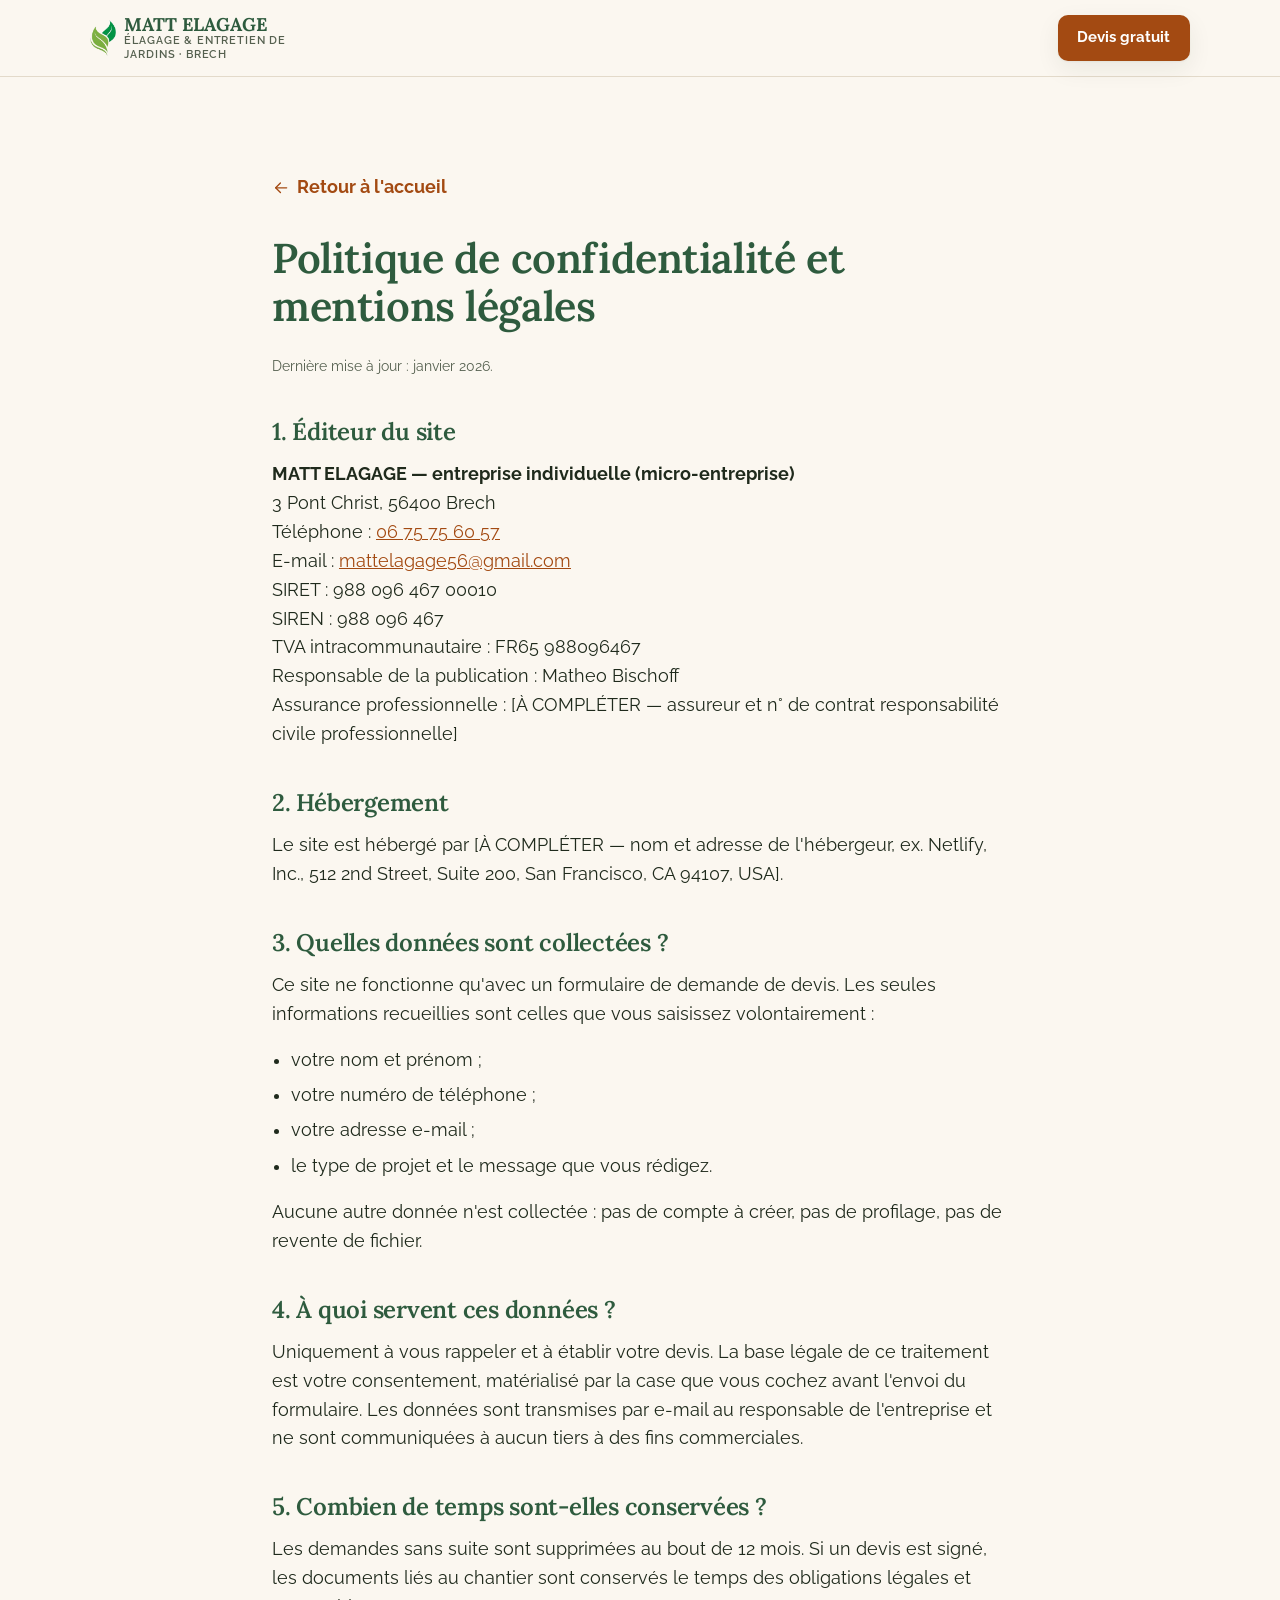
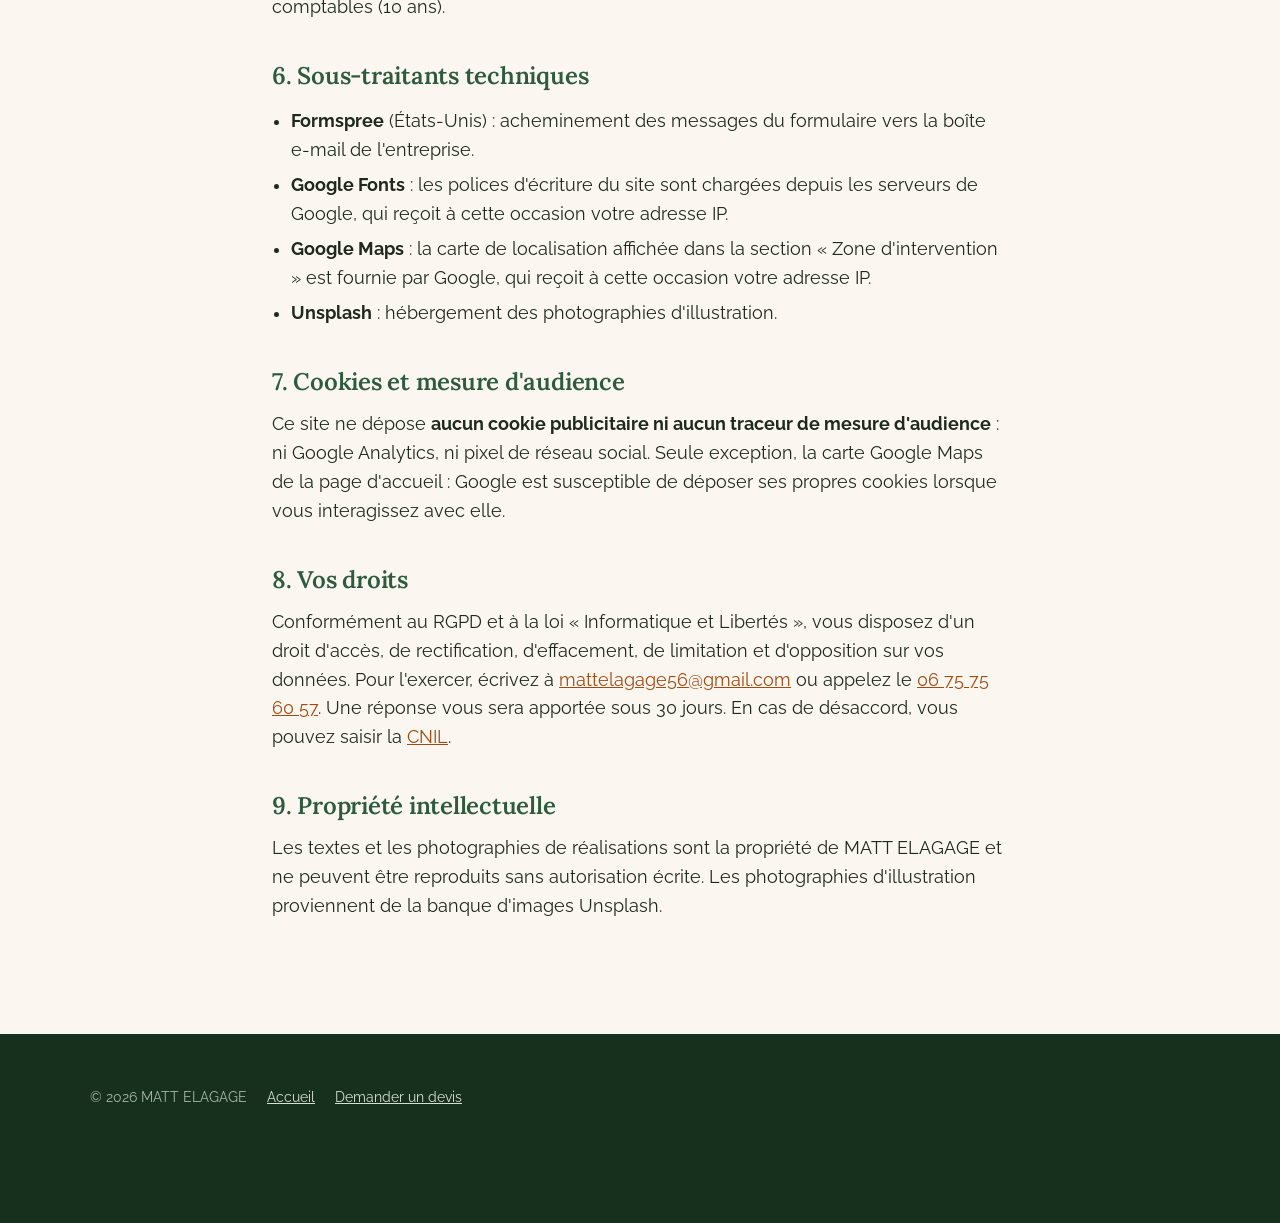
<file: politique-confidentialite.html>
<!DOCTYPE html>
<html lang="fr">
<head>
<meta charset="utf-8">
<meta name="viewport" content="width=device-width, initial-scale=1">
<title>Politique de confidentialité — MATT ELAGAGE</title>
<meta name="description" content="Politique de confidentialité et mentions légales de MATT ELAGAGE, élagueur à Brech : données collectées, finalité, durée de conservation et vos droits.">
<!-- ⚠️ PHASE DE DÉMONSTRATION : remettre "index, follow" à la mise en ligne -->
<meta name="robots" content="noindex, nofollow">
<link rel="icon" href="favicon.svg" type="image/svg+xml">
<link rel="preconnect" href="https://fonts.googleapis.com">
<link rel="preconnect" href="https://fonts.gstatic.com" crossorigin>
<link rel="stylesheet" href="https://fonts.googleapis.com/css2?family=Lora:wght@500;600;700&family=Raleway:wght@400;500;600;700&display=swap">
<link rel="stylesheet" href="css/style.css">
<style>body { padding-bottom: 0; }</style>
</head>
<body>

<svg class="sprite-icones" aria-hidden="true" focusable="false" xmlns="http://www.w3.org/2000/svg">
  <symbol id="i-feuille" viewBox="0 0 24 24" fill="none" stroke="currentColor"><path d="M11 20A7 7 0 0 1 9.8 6.1C15.5 5 17 4.48 19 2c1 2 2 4.18 2 8 0 5.5-4.78 10-10 10z"/><path d="M2 21c0-3 1.85-5.36 5.08-6C9.5 14.52 12 13 13 12"/></symbol>
  <symbol id="i-fleche" viewBox="0 0 24 24"><line x1="4" y1="12" x2="19" y2="12"/><polyline points="12.5 5.5 19 12 12.5 18.5"/></symbol>
</svg>

<header class="entete">
  <div class="conteneur">
    <div class="entete__barre">
      <a class="logo" href="index.html">
        <img class="logo__marque" src="images/logo-marque.png" alt="" width="92" height="128" decoding="async">
        <span class="logo__texte">
          <span data-txt="entreprise.nom">MATT ELAGAGE</span>
          <span class="logo__sous"><span data-txt="entreprise.metier">Élagage &amp; entretien de jardins</span> · <span data-txt="entreprise.ville">Brech</span></span>
        </span>
      </a>
      <a class="bouton bouton--principal" href="index.html#contact">Devis gratuit</a>
    </div>
  </div>
</header>

<main class="section">
  <div class="conteneur">
    <article class="page-texte">

      <a class="retour" href="index.html">
        <svg class="icone" aria-hidden="true"><use href="#i-fleche"></use></svg>
        Retour à l'accueil
      </a>

      <h1>Politique de confidentialité et mentions légales</h1>
      <p class="maj">Dernière mise à jour : janvier 2026.</p>

      <h2>1. Éditeur du site</h2>
      <p>
        <strong><span data-txt="legal.formeJuridique">MATT ELAGAGE — entreprise individuelle (micro-entreprise)</span></strong><br>
        <span data-txt="entreprise.adresse">3 Pont Christ</span>,
        <span data-txt="entreprise.codePostal">56400</span>
        <span data-txt="entreprise.ville">Brech</span><br>
        Téléphone : <a data-tel href="tel:+33675756057"><span data-txt="entreprise.telephone">06 75 75 60 57</span></a><br>
        E-mail : <a data-mail href="mailto:mattelagage56@gmail.com"><span data-txt="entreprise.email">mattelagage56@gmail.com</span></a><br>
        SIRET : <span data-txt="legal.siret">988 096 467 00010</span><br>
        SIREN : <span data-txt="legal.siren">988 096 467</span><br>
        TVA intracommunautaire : <span data-txt="legal.tva">FR65 988096467</span><br>
        Responsable de la publication : <span data-txt="legal.dirigeant">Matheo Bischoff</span><br>
        Assurance professionnelle : <span data-txt="legal.assurance">[À COMPLÉTER]</span>
      </p>

      <h2>2. Hébergement</h2>
      <p>Le site est hébergé par <span data-txt="legal.hebergeur">[À COMPLÉTER]</span>.</p>

      <h2>3. Quelles données sont collectées ?</h2>
      <p>Ce site ne fonctionne qu'avec un formulaire de demande de devis. Les seules informations recueillies sont celles que vous saisissez volontairement :</p>
      <ul>
        <li>votre nom et prénom ;</li>
        <li>votre numéro de téléphone ;</li>
        <li>votre adresse e-mail ;</li>
        <li>le type de projet et le message que vous rédigez.</li>
      </ul>
      <p>Aucune autre donnée n'est collectée : pas de compte à créer, pas de profilage, pas de revente de fichier.</p>

      <h2>4. À quoi servent ces données ?</h2>
      <p>
        Uniquement à vous rappeler et à établir votre devis. La base légale de ce traitement est votre
        consentement, matérialisé par la case que vous cochez avant l'envoi du formulaire. Les données sont
        transmises par e-mail au responsable de l'entreprise et ne sont communiquées à aucun tiers à des fins
        commerciales.
      </p>

      <h2>5. Combien de temps sont-elles conservées ?</h2>
      <p>
        Les demandes sans suite sont supprimées au bout de 12 mois. Si un devis est signé, les documents liés au
        chantier sont conservés le temps des obligations légales et comptables (10 ans).
      </p>

      <h2>6. Sous-traitants techniques</h2>
      <ul>
        <li><strong>Formspree</strong> (États-Unis) : acheminement des messages du formulaire vers la boîte e-mail de l'entreprise.</li>
        <li><strong>Google Fonts</strong> : les polices d'écriture du site sont chargées depuis les serveurs de Google, qui reçoit à cette occasion votre adresse IP.</li>
        <li><strong>Google Maps</strong> : la carte de localisation affichée dans la section « Zone d'intervention » est fournie par Google, qui reçoit à cette occasion votre adresse IP.</li>
        <li><strong>Unsplash</strong> : hébergement des photographies d'illustration.</li>
      </ul>

      <h2>7. Cookies et mesure d'audience</h2>
      <p>
        Ce site ne dépose <strong>aucun cookie publicitaire ni aucun traceur de mesure d'audience</strong> :
        ni Google Analytics, ni pixel de réseau social. Seule exception, la carte Google Maps de la page
        d'accueil : Google est susceptible de déposer ses propres cookies lorsque vous interagissez avec elle.
      </p>

      <h2>8. Vos droits</h2>
      <p>
        Conformément au RGPD et à la loi « Informatique et Libertés », vous disposez d'un droit d'accès, de
        rectification, d'effacement, de limitation et d'opposition sur vos données. Pour l'exercer, écrivez à
        <a data-mail href="mailto:mattelagage56@gmail.com"><span data-txt="entreprise.email">mattelagage56@gmail.com</span></a>
        ou appelez le <a data-tel href="tel:+33675756057"><span data-txt="entreprise.telephone">06 75 75 60 57</span></a>.
        Une réponse vous sera apportée sous 30 jours. En cas de désaccord, vous pouvez saisir la
        <a href="https://www.cnil.fr" rel="noopener">CNIL</a>.
      </p>

      <h2>9. Propriété intellectuelle</h2>
      <p>
        Les textes et les photographies de réalisations sont la propriété de
        <span data-txt="entreprise.nom">MATT ELAGAGE</span> et ne peuvent être reproduits sans autorisation
        écrite. Les photographies d'illustration proviennent de la banque d'images Unsplash.
      </p>

    </article>
  </div>
</main>

<footer class="pied">
  <div class="conteneur">
    <div class="pied__mentions" style="margin-top:0;border:0;padding-top:0">
      <span>© <span id="annee">2026</span> <span data-txt="entreprise.nom">MATT ELAGAGE</span></span>
      <a href="index.html">Accueil</a>
      <a href="index.html#contact">Demander un devis</a>
    </div>
  </div>
</footer>

<script src="js/config.js"></script>
<script>
/* Remplit cette page depuis js/config.js (mêmes attributs que la page d'accueil) */
(function () {
  var C = window.CONFIG || {};
  function val(p) { return p.split(".").reduce(function (o, k) { return o && o[k]; }, C) || ""; }
  document.querySelectorAll("[data-txt]").forEach(function (n) {
    var v = val(n.getAttribute("data-txt"));
    if (v) n.textContent = v;
  });
  var num = String(val("entreprise.telephone")).replace(/[^\d+]/g, "").replace(/^0/, "+33");
  document.querySelectorAll("[data-tel]").forEach(function (a) { a.href = "tel:" + num; });
  document.querySelectorAll("[data-mail]").forEach(function (a) { a.href = "mailto:" + val("entreprise.email"); });
  var annee = document.getElementById("annee");
  if (annee) annee.textContent = new Date().getFullYear();
})();
</script>
</body>
</html>
</file>
<file: css/style.css>
/* ==========================================================================
   MATT ELAGAGE — feuille de style unique
   --------------------------------------------------------------------------
   ▼▼▼ TOUT CE QUI CHANGE D'UN CLIENT À L'AUTRE EST DANS LE BLOC CI-DESSOUS ▼▼▼
   ========================================================================== */

:root {

  /* --- COULEURS ---------------------------------------------------------- */
  --vert:            #2E5B3E;   /* couleur principale : titres, boutons, header */
  --vert-clair:      #3E7A52;   /* survol des boutons verts */
  --vert-tres-clair: #EAF1E8;   /* fonds de blocs légers, puces */
  --terre:           #A34A12;   /* couleur d'accent : bouton "Devis", liens */
  --terre-clair:     #C2601F;   /* survol du bouton d'accent */
  --or:              #C9860A;   /* étoiles des avis */

  --sable:           #FBF7F0;   /* fond général de la page */
  --sable-fonce:     #F2EADC;   /* fond des sections alternées */
  --blanc:           #FFFFFF;   /* fond des cartes */
  --texte:           #1F2A1C;   /* texte courant */
  --texte-doux:      #55604F;   /* texte secondaire */
  --bordure:         #E3DACA;   /* filets et contours de cartes */

  /* --- POLICES ----------------------------------------------------------- */
  /* Si vous changez de police, pensez au lien Google Fonts dans index.html */
  --police-titres: "Lora", Georgia, "Times New Roman", serif;
  --police-texte:  "Raleway", -apple-system, "Segoe UI", Roboto, sans-serif;
  --taille-base:   1.0625rem;   /* 17px : taille du texte courant */

  /* --- ARRONDIS & OMBRES ------------------------------------------------- */
  --rayon:        16px;         /* arrondi des cartes et des images */
  --rayon-petit:  10px;         /* arrondi des boutons et des champs */
  --rayon-pilule: 999px;        /* puces et badges */
  --ombre:        0 1px 2px rgba(31, 42, 28, .05), 0 8px 24px rgba(31, 42, 28, .07);
  --ombre-forte:  0 4px 12px rgba(31, 42, 28, .10), 0 18px 40px rgba(31, 42, 28, .13);

  /* --- ESPACEMENTS ------------------------------------------------------- */
  --largeur-max:  1140px;       /* largeur maximale du contenu */
  --section-y:    clamp(3.5rem, 9vw, 6rem);   /* hauteur des marges de section */
}

/* ▲▲▲ FIN DU BLOC À PERSONNALISER — le reste n'a pas besoin d'être modifié ▲▲▲ */


/* ==========================================================================
   1. BASE
   ========================================================================== */

*, *::before, *::after { box-sizing: border-box; }

html {
  scroll-behavior: smooth;
  -webkit-text-size-adjust: 100%;
}

body {
  margin: 0;
  background: var(--sable);
  color: var(--texte);
  font-family: var(--police-texte);
  font-size: var(--taille-base);
  line-height: 1.65;
  -webkit-font-smoothing: antialiased;
}

img { max-width: 100%; height: auto; display: block; }

a { color: var(--terre); }
a:hover { color: var(--terre-clair); }

h1, h2, h3 {
  font-family: var(--police-titres);
  line-height: 1.15;
  color: var(--vert);
  margin: 0 0 .6em;
  font-weight: 600;
  letter-spacing: -.01em;
}

h1 { font-size: clamp(2.1rem, 8.5vw, 3.5rem); }
h2 { font-size: clamp(1.75rem, 5.5vw, 2.5rem); }
h3 { font-size: clamp(1.15rem, 3.5vw, 1.35rem); }
p  { margin: 0 0 1em; }

/* Accessibilité : contour de focus visible au clavier, invisible à la souris */
:focus-visible {
  outline: 3px solid var(--terre);
  outline-offset: 3px;
  border-radius: 4px;
}

.lien-evitement {
  position: absolute;
  left: -9999px;
  top: 0;
  background: var(--vert);
  color: #fff;
  padding: .8rem 1.2rem;
  z-index: 200;
}
.lien-evitement:focus { left: .5rem; top: .5rem; color: #fff; }

.sr-only {
  position: absolute; width: 1px; height: 1px;
  padding: 0; margin: -1px; overflow: hidden;
  clip: rect(0 0 0 0); white-space: nowrap; border: 0;
}

.sprite-icones { display: none; }


/* ==========================================================================
   2. STRUCTURE COMMUNE
   ========================================================================== */

.conteneur {
  width: 100%;
  max-width: var(--largeur-max);
  margin-inline: auto;
  padding-inline: 1.25rem;
}

.section { padding-block: var(--section-y); scroll-margin-top: 4.5rem; }
.section--sable { background: var(--sable-fonce); }
.section--vert  { background: var(--vert); color: #fff; }
.section--vert h2, .section--vert h3 { color: #fff; }

.entete-section { max-width: 44rem; margin-bottom: clamp(2rem, 5vw, 3rem); }
.entete-section.centre { margin-inline: auto; text-align: center; }

.surtitre {
  display: block;
  font-size: .8rem;
  font-weight: 700;
  letter-spacing: .14em;
  text-transform: uppercase;
  color: var(--terre);
  margin-bottom: .75rem;
}
.section--vert .surtitre { color: #C7DDBE; }

.chapeau { color: var(--texte-doux); font-size: 1.075rem; margin-bottom: 0; }
.section--vert .chapeau { color: #DCE9D6; }

.icone { width: 1.5rem; height: 1.5rem; flex: none; fill: none; stroke: currentColor; stroke-width: 1.8; stroke-linecap: round; stroke-linejoin: round; }
.icone--pleine { fill: currentColor; stroke: none; }


/* ==========================================================================
   3. BOUTONS
   ========================================================================== */

.bouton {
  display: inline-flex;
  align-items: center;
  justify-content: center;
  gap: .55rem;
  min-height: 3rem;
  padding: .8rem 1.4rem;
  border: 2px solid transparent;
  border-radius: var(--rayon-petit);
  font-family: var(--police-texte);
  font-size: 1rem;
  font-weight: 700;
  text-decoration: none;
  cursor: pointer;
  transition: background-color .18s ease, color .18s ease, transform .18s ease, box-shadow .18s ease;
}
.bouton:hover { transform: translateY(-2px); }
.bouton:active { transform: translateY(0); }

.bouton--principal { background: var(--terre); color: #fff; box-shadow: var(--ombre); }
.bouton--principal:hover { background: var(--terre-clair); color: #fff; }

.bouton--vert { background: var(--vert); color: #fff; box-shadow: var(--ombre); }
.bouton--vert:hover { background: var(--vert-clair); color: #fff; }

.bouton--contour { background: rgba(255,255,255,.92); color: var(--vert); border-color: var(--vert); }
.bouton--contour:hover { background: #fff; color: var(--vert-clair); border-color: var(--vert-clair); }

.bouton--blanc { background: #fff; color: var(--vert); }
.bouton--blanc:hover { background: var(--vert-tres-clair); color: var(--vert); }

.bouton--large { width: 100%; }


/* ==========================================================================
   4. HEADER STICKY
   ========================================================================== */

.entete {
  position: sticky;
  top: 0;
  z-index: 100;
  background: rgba(251, 247, 240, .96);
  backdrop-filter: blur(8px);
  border-bottom: 1px solid var(--bordure);
}

.entete__barre {
  display: flex;
  align-items: center;
  gap: .75rem;
  min-height: 4.25rem;
}

.logo {
  display: inline-flex;
  align-items: center;
  gap: .5rem;
  margin-right: auto;
  color: var(--vert);
  text-decoration: none;
  font-family: var(--police-titres);
  font-size: 1.15rem;
  font-weight: 700;
  line-height: 1.1;
  /* Sur très petit écran (320 px) le logo doit pouvoir se comprimer, sinon il
     pousse le bouton burger hors de l'écran. Il reprend sa taille dès 640 px. */
  flex: 0 1 auto;
  min-width: 0;
}
.logo:hover { color: var(--vert-clair); }
.logo .icone { width: 1.7rem; height: 1.7rem; color: var(--vert-clair); }

/* Marque de l'entreprise (images/logo-marque.png), fond transparent.
   Pour un autre client : remplacez le fichier, la hauteur s'adapte. */
.logo__marque { height: 2.3rem; width: auto; flex: none; }
.logo__texte { display: flex; flex-direction: column; }
.logo__sous {
  font-family: var(--police-texte);
  font-size: .66rem;
  font-weight: 600;
  letter-spacing: .08em;
  text-transform: uppercase;
  color: var(--texte-doux);
  /* Un intitulé de métier long (élagage, terrassement…) doit pouvoir passer
     à la ligne plutôt que d'élargir tout le logo et faire déborder l'en-tête. */
  white-space: normal;
  max-width: 11rem;
  line-height: 1.3;
}
.logo__ville { display: none; }   /* affichée à partir de la tablette */

/* Téléphone du header */
.entete__tel {
  display: inline-flex;
  align-items: center;
  gap: .5rem;
  min-height: 2.75rem;
  min-width: 2.75rem;
  justify-content: center;
  padding: .35rem .75rem;
  border-radius: var(--rayon-petit);
  color: var(--vert);
  font-weight: 700;
  text-decoration: none;
  white-space: nowrap;
  flex: none;
}
.entete__tel:hover { background: var(--vert-tres-clair); color: var(--vert); }
.entete__tel-texte { display: none; }

.entete .bouton { min-height: 2.75rem; padding: .55rem 1.1rem; font-size: .95rem; white-space: nowrap; flex: none; }
.entete__cta { display: none; }

/* Menu de navigation */
.burger {
  display: inline-flex;
  align-items: center;
  justify-content: center;
  width: 2.75rem;
  height: 2.75rem;
  border: 1px solid var(--bordure);
  border-radius: var(--rayon-petit);
  background: var(--blanc);
  color: var(--vert);
  cursor: pointer;
}
.burger .icone { width: 1.35rem; height: 1.35rem; }
.burger__fermer { display: none; }
.burger[aria-expanded="true"] .burger__ouvrir { display: none; }
.burger[aria-expanded="true"] .burger__fermer { display: block; }

.nav {
  display: none;
  border-top: 1px solid var(--bordure);
  padding-block: .5rem 1rem;
}
.nav.ouvert { display: block; }
.nav__liste { list-style: none; margin: 0; padding: 0; }
.nav__liste a {
  display: block;
  padding: .7rem .25rem;
  color: var(--texte);
  font-weight: 600;
  text-decoration: none;
  border-bottom: 1px solid var(--bordure);
}
.nav__liste a:hover { color: var(--terre); }
.nav__liste li:last-child a { border-bottom: 0; }


/* ==========================================================================
   5. HERO
   ========================================================================== */

.hero { position: relative; isolation: isolate; color: #fff; }

.hero__media { position: absolute; inset: 0; z-index: -2; background: var(--vert); }
.hero__media img { width: 100%; height: 100%; object-fit: cover; }

/* Fond vidéo : se superpose à la photo, en fondu, une fois prêt à jouer.
   Si la vidéo ne charge pas, la photo reste — rien ne casse. */
.hero__video {
  position: absolute;
  inset: 0;
  width: 100%;
  height: 100%;
  object-fit: cover;
  opacity: 0;
  transition: opacity .9s ease;
  pointer-events: none;
}
.hero__video.pret { opacity: 1; }
@media (prefers-reduced-motion: reduce) { .hero__video { display: none; } }

.hero::after {
  content: "";
  position: absolute; inset: 0; z-index: -1;
  background: linear-gradient(180deg, rgba(20,38,22,.62) 0%, rgba(20,38,22,.44) 45%, rgba(20,38,22,.74) 100%);
}

.hero__contenu {
  padding-block: clamp(3.5rem, 13vw, 8rem);
  max-width: 40rem;
}
.hero h1 { color: #fff; text-shadow: 0 2px 20px rgba(0,0,0,.25); }
.hero__surtitre {
  display: inline-flex;
  align-items: center;
  gap: .5rem;
  background: rgba(255,255,255,.15);
  border: 1px solid rgba(255,255,255,.35);
  border-radius: var(--rayon-pilule);
  padding: .35rem .85rem;
  font-size: .82rem;
  font-weight: 600;
  letter-spacing: .04em;
  margin-bottom: 1.25rem;
}
.hero__sous {
  font-size: 1.125rem;
  color: #F2F6EF;
  margin-bottom: 2rem;
  max-width: 34rem;
}
.hero__boutons { display: flex; flex-direction: column; gap: .75rem; }
.hero__note {
  display: flex;
  align-items: center;
  gap: .5rem;
  margin-top: 1.75rem;
  font-size: .9rem;
  color: #EAF1E8;
}
.hero__note .icone { width: 1.05rem; height: 1.05rem; color: #FFC44D; }


/* ==========================================================================
   6. BANDEAU DE RÉASSURANCE
   ========================================================================== */

.reassurance { background: var(--vert); color: #fff; }
.reassurance__liste {
  list-style: none;
  margin: 0; padding-block: 2rem;
  display: grid;
  gap: 1.5rem;
}
.reassurance__item { display: flex; gap: .9rem; align-items: flex-start; }
.reassurance__item .icone { width: 1.75rem; height: 1.75rem; color: #A8CF9C; margin-top: .15rem; }
.reassurance__item strong { display: block; font-size: 1.02rem; }
.reassurance__item span { display: block; font-size: .92rem; color: #D6E5D0; line-height: 1.5; }


/* ==========================================================================
   7. SERVICES
   ========================================================================== */

.grille-services { display: grid; gap: 1.5rem; }

.carte-service {
  background: var(--blanc);
  border: 1px solid var(--bordure);
  border-radius: var(--rayon);
  overflow: hidden;
  box-shadow: var(--ombre);
  display: flex;
  flex-direction: column;
  transition: transform .2s ease, box-shadow .2s ease;
}
.carte-service:hover { transform: translateY(-4px); box-shadow: var(--ombre-forte); }
.carte-service__image { aspect-ratio: 16 / 10; width: 100%; object-fit: cover; background: var(--vert-tres-clair); }
.carte-service__corps { padding: 1.35rem 1.35rem 1.5rem; display: flex; flex-direction: column; flex: 1; }
.carte-service__corps p { color: var(--texte-doux); font-size: .98rem; }
.carte-service__lien {
  margin-top: auto;
  display: inline-flex;
  align-items: center;
  gap: .4rem;
  font-weight: 700;
  font-size: .95rem;
  text-decoration: none;
}
.carte-service__lien .icone { width: 1.1rem; height: 1.1rem; transition: transform .18s ease; }
.carte-service__lien:hover .icone { transform: translateX(3px); }


/* ==========================================================================
   8. RÉALISATIONS (avant / après)
   ========================================================================== */

.grille-realisations { display: grid; gap: 1.25rem; }

.realisation {
  position: relative;
  display: block;
  width: 100%;
  padding: 0;
  border: 1px solid var(--bordure);
  border-radius: var(--rayon);
  overflow: hidden;
  background: var(--blanc);
  box-shadow: var(--ombre);
  cursor: pointer;
  text-align: left;
  font: inherit;
  color: inherit;
}
.realisation__cadre { display: block; position: relative; aspect-ratio: 4 / 3; background: var(--vert-tres-clair); }
.realisation__cadre img { position: absolute; inset: 0; width: 100%; height: 100%; object-fit: cover; }
.realisation__apres { opacity: 1; transition: opacity .45s ease; }

/* Survol sur ordinateur, clic/appui sur mobile → on montre la photo "avant" */
@media (hover: hover) {
  .realisation:hover .realisation__apres { opacity: 0; }
}
.realisation.montre-avant .realisation__apres { opacity: 0; }

.realisation__badge {
  position: absolute;
  top: .75rem; left: .75rem;
  z-index: 2;
  display: inline-flex;
  align-items: center;
  gap: .35rem;
  background: rgba(46, 91, 62, .92);
  color: #fff;
  font-size: .72rem;
  font-weight: 700;
  letter-spacing: .09em;
  text-transform: uppercase;
  padding: .3rem .7rem;
  border-radius: var(--rayon-pilule);
}
.realisation__badge--avant { background: rgba(163, 74, 18, .94); display: none; }

/* Le badge suit la photo affichée : « Après » au repos, « Avant » au survol/appui */
@media (hover: hover) {
  .realisation:hover .realisation__badge--apres { display: none; }
  .realisation:hover .realisation__badge--avant { display: inline-flex; }
}
.realisation.montre-avant .realisation__badge--apres { display: none; }
.realisation.montre-avant .realisation__badge--avant { display: inline-flex; }

.realisation__legende {
  display: flex;
  flex-direction: column;
  gap: .1rem;
  padding: .9rem 1.1rem 1.05rem;
  border-top: 1px solid var(--bordure);
}
.realisation__legende strong { font-family: var(--police-titres); font-size: 1.05rem; color: var(--vert); }
.realisation__legende span { font-size: .88rem; color: var(--texte-doux); }

.astuce {
  display: inline-flex;
  align-items: center;
  gap: .5rem;
  margin-top: 1.5rem;
  font-size: .9rem;
  color: var(--texte-doux);
}
.astuce .icone { width: 1.1rem; height: 1.1rem; color: var(--terre); }


/* ==========================================================================
   9. AVIS CLIENTS
   ========================================================================== */

/* Note globale sous le titre de section : 5,0 ★★★★★ · 24 avis Google */
.avis-note {
  display: flex;
  align-items: center;
  justify-content: center;
  flex-wrap: wrap;
  gap: .5rem;
  margin: 1.25rem 0 0;
  font-size: .95rem;
  color: var(--texte-doux);
}
.avis-note strong { font-family: var(--police-titres); font-size: 1.4rem; color: var(--vert); line-height: 1; }
.avis-note .etoiles { display: inline-flex; gap: .12rem; color: var(--or); }
.avis-note .etoiles .icone { width: 1.05rem; height: 1.05rem; }
.avis-note a { font-weight: 600; }

/* Carrousel : un seul avis à l'écran, centré */
.carrousel-avis { max-width: 46rem; margin-inline: auto; text-align: center; }

/* Toutes les diapos occupent la même cellule de grille : la hauteur se cale
   sur la plus longue, donc rien ne saute au changement d'avis. */
.carrousel-avis__piste { display: grid; align-items: center; }
.avis-slide {
  grid-area: 1 / 1;
  margin: 0;
  opacity: 0;
  visibility: hidden;
  transition: opacity .45s ease;
}
.avis-slide.actif { opacity: 1; visibility: visible; }

.avis-slide__etoiles { display: flex; justify-content: center; gap: .25rem; color: var(--or); margin-bottom: 1.1rem; }
.avis-slide__etoiles .icone { width: 1.1rem; height: 1.1rem; }

.avis-slide blockquote {
  margin: 0 0 1.5rem;
  font-family: var(--police-titres);
  font-style: italic;
  font-size: clamp(1.1rem, 2.6vw, 1.35rem);
  line-height: 1.6;
  color: var(--texte);
}
.avis-slide__nom {
  display: block;
  font-size: .78rem;
  font-weight: 600;
  letter-spacing: .16em;
  text-transform: uppercase;
  color: var(--texte-doux);
}
.avis-slide__source {
  display: block;
  margin-top: .4rem;
  font-size: .68rem;
  letter-spacing: .18em;
  text-transform: uppercase;
  color: var(--terre);
}

.carrousel-avis__nav { display: flex; align-items: center; justify-content: center; gap: 1rem; margin-top: 2.25rem; }
.carrousel-avis__fleche {
  width: 2.75rem;
  height: 2.75rem;
  display: inline-flex;
  align-items: center;
  justify-content: center;
  border: 1px solid var(--bordure);
  border-radius: var(--rayon-petit);
  background: var(--blanc);
  color: var(--vert);
  cursor: pointer;
  transition: background-color .18s ease, border-color .18s ease;
}
.carrousel-avis__fleche:hover { background: var(--vert-tres-clair); border-color: var(--vert); }
.carrousel-avis__fleche .icone { width: 1.15rem; height: 1.15rem; }
.carrousel-avis__fleche--precedent .icone { transform: rotate(180deg); }

.carrousel-avis__points { display: flex; }

/* La pastille reste visuellement petite, mais le bouton fait 44 px :
   c'est la taille minimale confortable pour un doigt. */
.carrousel-avis__point {
  width: 2.75rem;
  height: 2.75rem;
  padding: 0;
  border: 0;
  background: none;
  cursor: pointer;
  display: inline-flex;
  align-items: center;
  justify-content: center;
}
.carrousel-avis__point::before {
  content: "";
  width: .55rem;
  height: .55rem;
  border-radius: 50%;
  background: var(--bordure);
  transition: background-color .18s ease, transform .18s ease;
}
.carrousel-avis__point:hover::before { background: var(--texte-doux); }
.carrousel-avis__point[aria-current="true"]::before { background: var(--terre); transform: scale(1.15); }


/* ==========================================================================
   10. ZONE D'INTERVENTION
   ========================================================================== */

.zone__grille { display: grid; gap: 2.5rem; }

.communes { list-style: none; margin: 0; padding: 0; display: flex; flex-wrap: wrap; gap: .5rem; }
.communes li {
  display: inline-flex;
  align-items: center;
  gap: .4rem;
  background: rgba(255,255,255,.12);
  border: 1px solid rgba(255,255,255,.25);
  border-radius: var(--rayon-pilule);
  padding: .35rem .85rem;
  font-size: .92rem;
}
.communes .icone { width: .95rem; height: .95rem; color: #A8CF9C; }

/* Carte Google Maps — volontairement compacte */
.carte-lieu {
  border-radius: var(--rayon);
  overflow: hidden;
  border: 1px solid rgba(255,255,255,.28);
  box-shadow: var(--ombre);
  background: rgba(255,255,255,.08);
}
.carte-lieu iframe { display: block; width: 100%; height: 190px; border: 0; }

.carte-lieu__lien {
  display: inline-flex;
  align-items: center;
  gap: .4rem;
  margin: .7rem 0 1.5rem;
  color: #fff;
  font-size: .92rem;
  font-weight: 600;
}
.carte-lieu__lien:hover { color: #C7DDBE; }
.carte-lieu__lien .icone { width: 1.05rem; height: 1.05rem; }

.encart-zone {
  background: rgba(255,255,255,.10);
  border: 1px solid rgba(255,255,255,.25);
  border-radius: var(--rayon);
  padding: 1.5rem;
}
.encart-zone p:last-child { margin-bottom: 0; }
.encart-zone strong { color: #fff; }
.encart-zone .bouton { margin-top: .5rem; }


/* ==========================================================================
   11. FORMULAIRE
   ========================================================================== */

.bloc-contact { display: grid; gap: 2.5rem; }

.formulaire {
  background: var(--blanc);
  border: 1px solid var(--bordure);
  border-radius: var(--rayon);
  padding: 1.5rem;
  box-shadow: var(--ombre);
}
.champ { margin-bottom: 1.1rem; }
.champ label { display: block; font-weight: 600; font-size: .95rem; margin-bottom: .35rem; }
.champ .requis { color: var(--terre); }

.champ input,
.champ select,
.champ textarea {
  width: 100%;
  min-height: 3rem;
  padding: .7rem .85rem;
  border: 1.5px solid var(--bordure);
  border-radius: var(--rayon-petit);
  background: var(--sable);
  color: var(--texte);
  font-family: inherit;
  font-size: 1rem;
  transition: border-color .15s ease, box-shadow .15s ease;
}
.champ textarea { min-height: 7rem; resize: vertical; }
.champ select { appearance: none; background-image: url("data:image/svg+xml;charset=utf-8,%3Csvg xmlns='http://www.w3.org/2000/svg' viewBox='0 0 24 24' fill='none' stroke='%2355604F' stroke-width='2' stroke-linecap='round'%3E%3Cpath d='M6 9l6 6 6-6'/%3E%3C/svg%3E"); background-repeat: no-repeat; background-position: right .8rem center; background-size: 1.15rem; padding-right: 2.6rem; }
.champ input:focus, .champ select:focus, .champ textarea:focus {
  outline: none;
  border-color: var(--vert-clair);
  box-shadow: 0 0 0 3px rgba(62, 122, 82, .18);
}
.champ input[aria-invalid="true"], .champ select[aria-invalid="true"], .champ textarea[aria-invalid="true"] {
  border-color: #B3261E;
  background: #FEF6F5;
}
.champ__erreur { display: none; margin-top: .3rem; font-size: .87rem; font-weight: 600; color: #B3261E; }
.champ__erreur.visible { display: block; }

.champ--case { display: flex; gap: .7rem; align-items: flex-start; }
.champ--case input { width: 1.35rem; height: 1.35rem; min-height: 0; flex: none; margin-top: .15rem; accent-color: var(--vert); }
.champ--case label { font-weight: 500; font-size: .9rem; color: var(--texte-doux); margin: 0; }

.pot-de-miel { position: absolute; left: -9999px; }

.message-formulaire {
  display: none;
  align-items: flex-start;
  gap: .6rem;
  margin-bottom: 1.2rem;
  padding: .9rem 1rem;
  border-radius: var(--rayon-petit);
  font-weight: 600;
  font-size: .96rem;
}
.message-formulaire.visible { display: flex; }
.message-formulaire--succes { background: var(--vert-tres-clair); color: #1E4A2B; border: 1px solid #B9D3AE; }
.message-formulaire--erreur { background: #FDEDEB; color: #8C1D18; border: 1px solid #F3C4BE; }
.message-formulaire .icone { width: 1.25rem; height: 1.25rem; margin-top: .1rem; }

.note-formulaire { font-size: .85rem; color: var(--texte-doux); margin: .9rem 0 0; }

/* Colonne "coordonnées" à côté du formulaire */
.coordonnees { list-style: none; margin: 1.5rem 0 0; padding: 0; display: grid; gap: 1.1rem; }
.coordonnees li { display: flex; gap: .8rem; align-items: flex-start; }
.coordonnees .icone { color: var(--vert-clair); margin-top: .2rem; }
.coordonnees strong { display: block; font-size: .82rem; letter-spacing: .08em; text-transform: uppercase; color: var(--texte-doux); font-weight: 700; }
.coordonnees a { color: var(--vert); font-weight: 700; text-decoration: none; font-size: 1.05rem; display: inline-block; padding-block: .2rem; }
.coordonnees a:hover { color: var(--terre); text-decoration: underline; }


/* ==========================================================================
   12. FOOTER
   ========================================================================== */

.pied {
  background: #16301D;
  color: #D6E0D1;
  padding-block: 3rem 7rem;   /* la marge basse laisse la place au bouton d'appel flottant */
  font-size: .94rem;
}
.pied a { color: #fff; }
.pied__grille { display: grid; gap: 2rem; }
.pied h3 { color: #fff; font-size: 1.05rem; margin-bottom: .7rem; }
.pied ul { list-style: none; margin: 0; padding: 0; }
.pied li { margin-bottom: .35rem; }
.pied li a { display: inline-block; padding-block: .2rem; }   /* zone tactile confortable */
.pied .logo { color: #fff; margin-bottom: .8rem; }
.pied .logo .icone { color: #A8CF9C; }
.pied .logo__sous { color: #A9B8A4; }
.pied__mentions {
  margin-top: 2.5rem;
  padding-top: 1.5rem;
  border-top: 1px solid rgba(255,255,255,.15);
  display: flex;
  flex-wrap: wrap;
  gap: .5rem 1.25rem;
  align-items: center;
  font-size: .85rem;
  color: #A9B8A4;
}
.pied__mentions a { color: #D6E0D1; display: inline-block; padding-block: .2rem; }
.pied__legal { font-size: .82rem; color: #93A38E; margin-top: .75rem; line-height: 1.6; }


/* ==========================================================================
   13. BOUTON FLOTTANT « APPELER » (mobile uniquement)
   ========================================================================== */

.appel-flottant {
  position: fixed;
  left: 1rem; right: 1rem;
  bottom: calc(1rem + env(safe-area-inset-bottom, 0px));
  z-index: 90;
  box-shadow: var(--ombre-forte);
  font-size: 1.05rem;
  transition: transform .25s ease, opacity .25s ease, visibility .25s;
}
/* on l'efface quand le formulaire est à l'écran : il masquerait les champs */
.appel-flottant.masque { opacity: 0; visibility: hidden; transform: translateY(150%); }


/* ==========================================================================
   13 bis. PAGES SECONDAIRES (politique de confidentialité, mentions…)
   ========================================================================== */

.page-texte { max-width: 46rem; margin-inline: auto; }
.page-texte h1 { font-size: clamp(1.9rem, 6vw, 2.6rem); }
.page-texte h2 { font-size: clamp(1.25rem, 4vw, 1.5rem); margin-top: 2.5rem; }
.page-texte ul { padding-left: 1.2rem; }
.page-texte li { margin-bottom: .4rem; }
.page-texte .maj { color: var(--texte-doux); font-size: .9rem; }
.retour {
  display: inline-flex;
  align-items: center;
  gap: .45rem;
  margin-bottom: 2rem;
  font-weight: 700;
  text-decoration: none;
}
.retour .icone { width: 1.1rem; height: 1.1rem; transform: rotate(180deg); }


/* ==========================================================================
   13 ter. ÉCRANS PEU HAUTS (téléphone tenu à l'horizontale)
   --------------------------------------------------------------------------
   Sans cette règle, le bandeau du haut occupe deux écrans en paysage et le
   visiteur doit faire défiler longtemps avant de voir la moindre information.
   ========================================================================== */

@media (orientation: landscape) and (max-height: 30rem) {
  .hero__contenu { padding-block: 2rem; }
  .hero h1 { font-size: clamp(1.6rem, 5vw, 2.1rem); }
  .hero__sous { font-size: 1rem; margin-bottom: 1.25rem; }
  .hero__surtitre { margin-bottom: .75rem; }
  .hero__note { margin-top: 1rem; }
  .hero__boutons { flex-direction: row; flex-wrap: wrap; }
}


/* ==========================================================================
   14. ANIMATIONS AU DÉFILEMENT
   ========================================================================== */

.anim { opacity: 0; transform: translateY(18px); transition: opacity .7s ease, transform .7s ease; }
.anim.visible { opacity: 1; transform: none; }

@media (prefers-reduced-motion: reduce) {
  html { scroll-behavior: auto; }
  .anim { opacity: 1; transform: none; transition: none; }
  .bouton:hover, .carte-service:hover { transform: none; }
  * { animation-duration: .001ms !important; transition-duration: .001ms !important; }
}


/* ==========================================================================
   15. TABLETTE (à partir de 640 px)
   ========================================================================== */

@media (min-width: 40rem) {
  .hero__boutons { flex-direction: row; flex-wrap: wrap; }
  .hero__boutons .bouton { flex: 0 0 auto; }
  .reassurance__liste { grid-template-columns: repeat(2, 1fr); gap: 1.75rem 2rem; }
  .grille-services { grid-template-columns: repeat(2, 1fr); }
  .grille-realisations { grid-template-columns: repeat(2, 1fr); }
  .pied__grille { grid-template-columns: repeat(2, 1fr); }
  .formulaire { padding: 2rem; }
  .entete__tel-texte { display: inline; }
  .logo__ville { display: inline; }
  .logo { flex: none; }   /* à partir d'ici, le logo garde sa taille lisible */
}


/* ==========================================================================
   16. ORDINATEUR (à partir de 1024 px)
   --------------------------------------------------------------------------
   Le menu complet (logo + 5 liens + téléphone + bouton) a besoin de cette
   largeur pour tenir sur une ligne sans se chevaucher. En dessous, le menu
   burger prend le relais — c'est volontaire, pas une largeur oubliée.
   ========================================================================== */

@media (min-width: 72rem) {
  :root { --taille-base: 1.09375rem; }  /* 17.5px */

  body { padding-bottom: 0; }
  .appel-flottant { display: none; }     /* le téléphone reste dans le header */

  .burger { display: none; }
  .entete__cta { display: inline-flex; }
  .entete__barre { min-height: 4.75rem; gap: .6rem; }

  .nav {
    display: block;
    border: 0;
    padding: 0;
    margin-right: .5rem;
  }
  .nav__liste { display: flex; gap: .1rem; }
  .nav__liste a {
    border: 0;
    padding: .5rem .55rem;
    font-size: .96rem;
    border-radius: var(--rayon-petit);
  }
  .nav__liste a:hover { background: var(--vert-tres-clair); color: var(--vert); }
  .nav__liste a { white-space: nowrap; }

  .reassurance__liste { grid-template-columns: repeat(4, 1fr); padding-block: 2.5rem; }
  .grille-services { grid-template-columns: repeat(3, 1fr); gap: 1.75rem; }
  .grille-realisations { grid-template-columns: repeat(3, 1fr); gap: 1.75rem; }
  .zone__grille { grid-template-columns: 1.35fr 1fr; gap: 3.5rem; align-items: start; }
  .carte-lieu iframe { height: 220px; }
  .bloc-contact { grid-template-columns: 1fr 1.15fr; gap: 4rem; align-items: start; }
  .pied__grille { grid-template-columns: 1.4fr 1fr 1fr; gap: 3rem; }

  .ligne-champs { display: grid; grid-template-columns: 1fr 1fr; gap: 0 1.25rem; }
  .hero__contenu { padding-block: clamp(6rem, 11vw, 9.5rem); }
}
</file>
